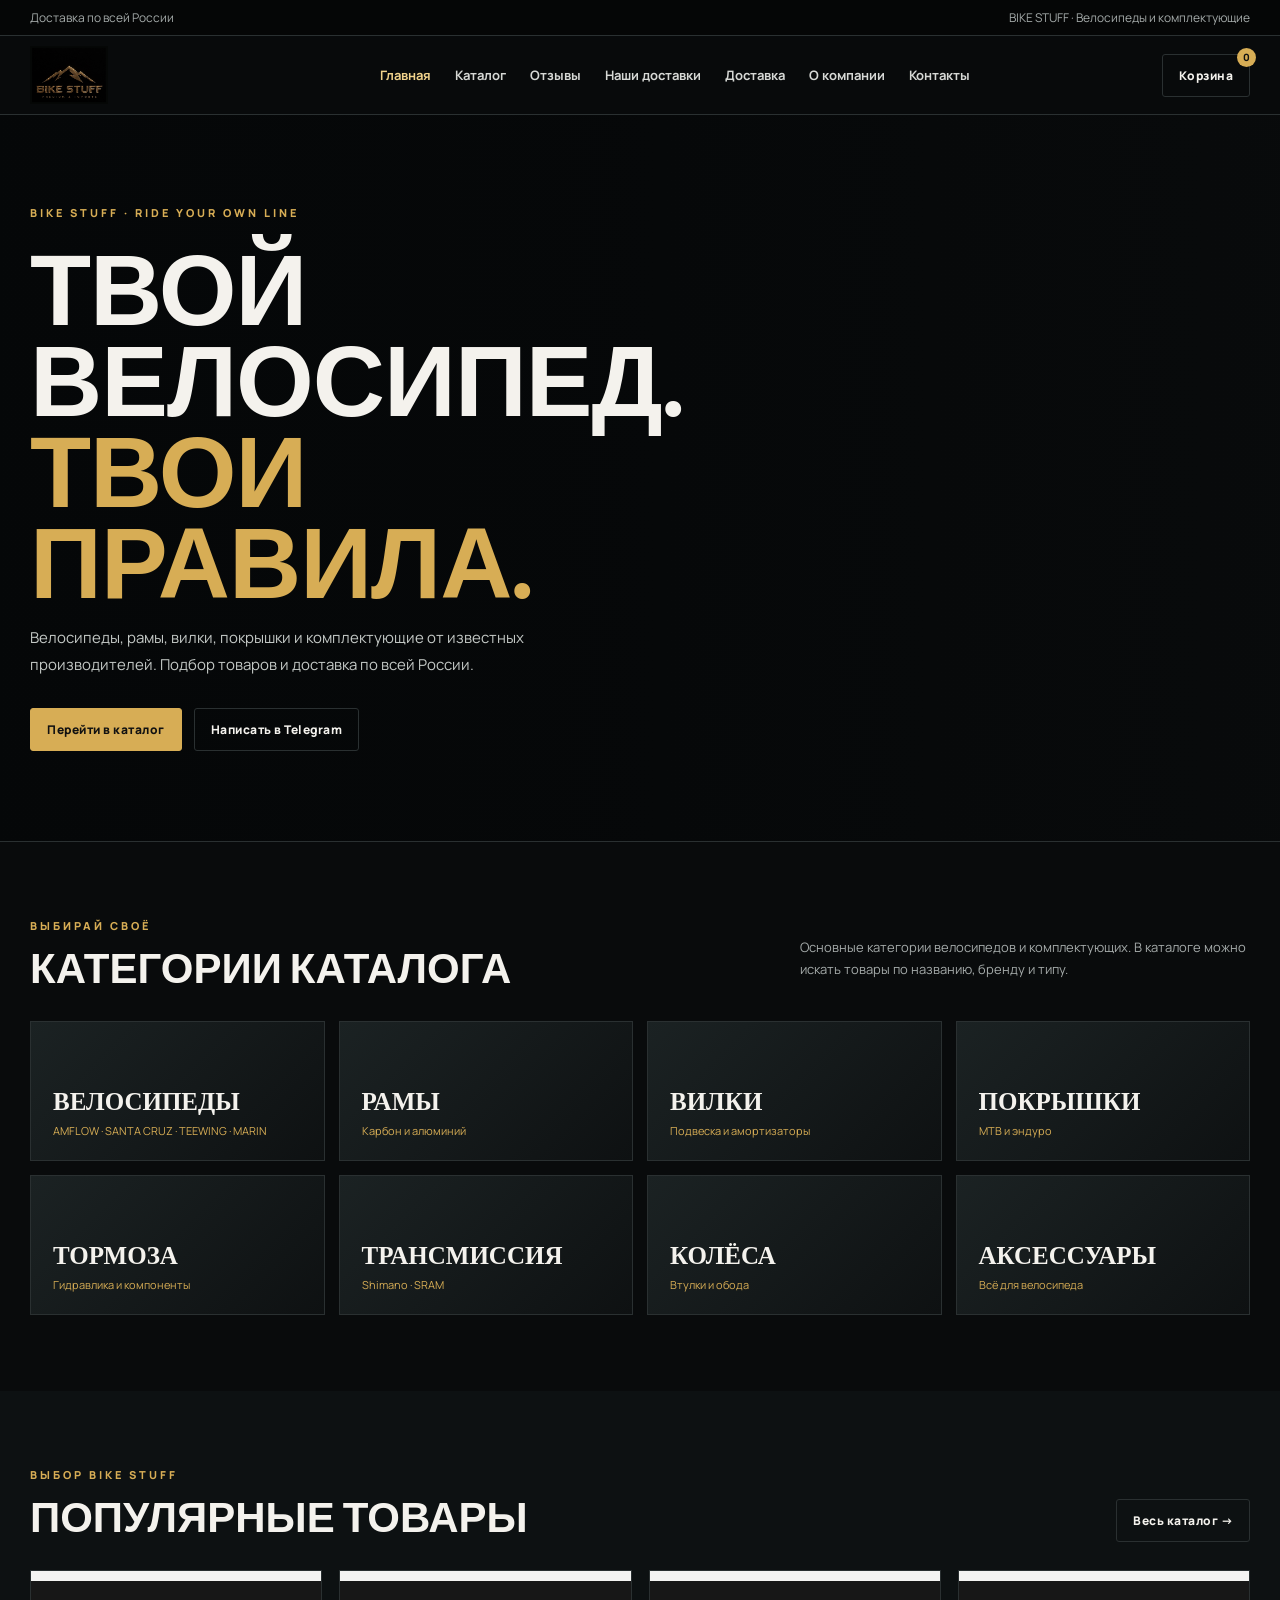
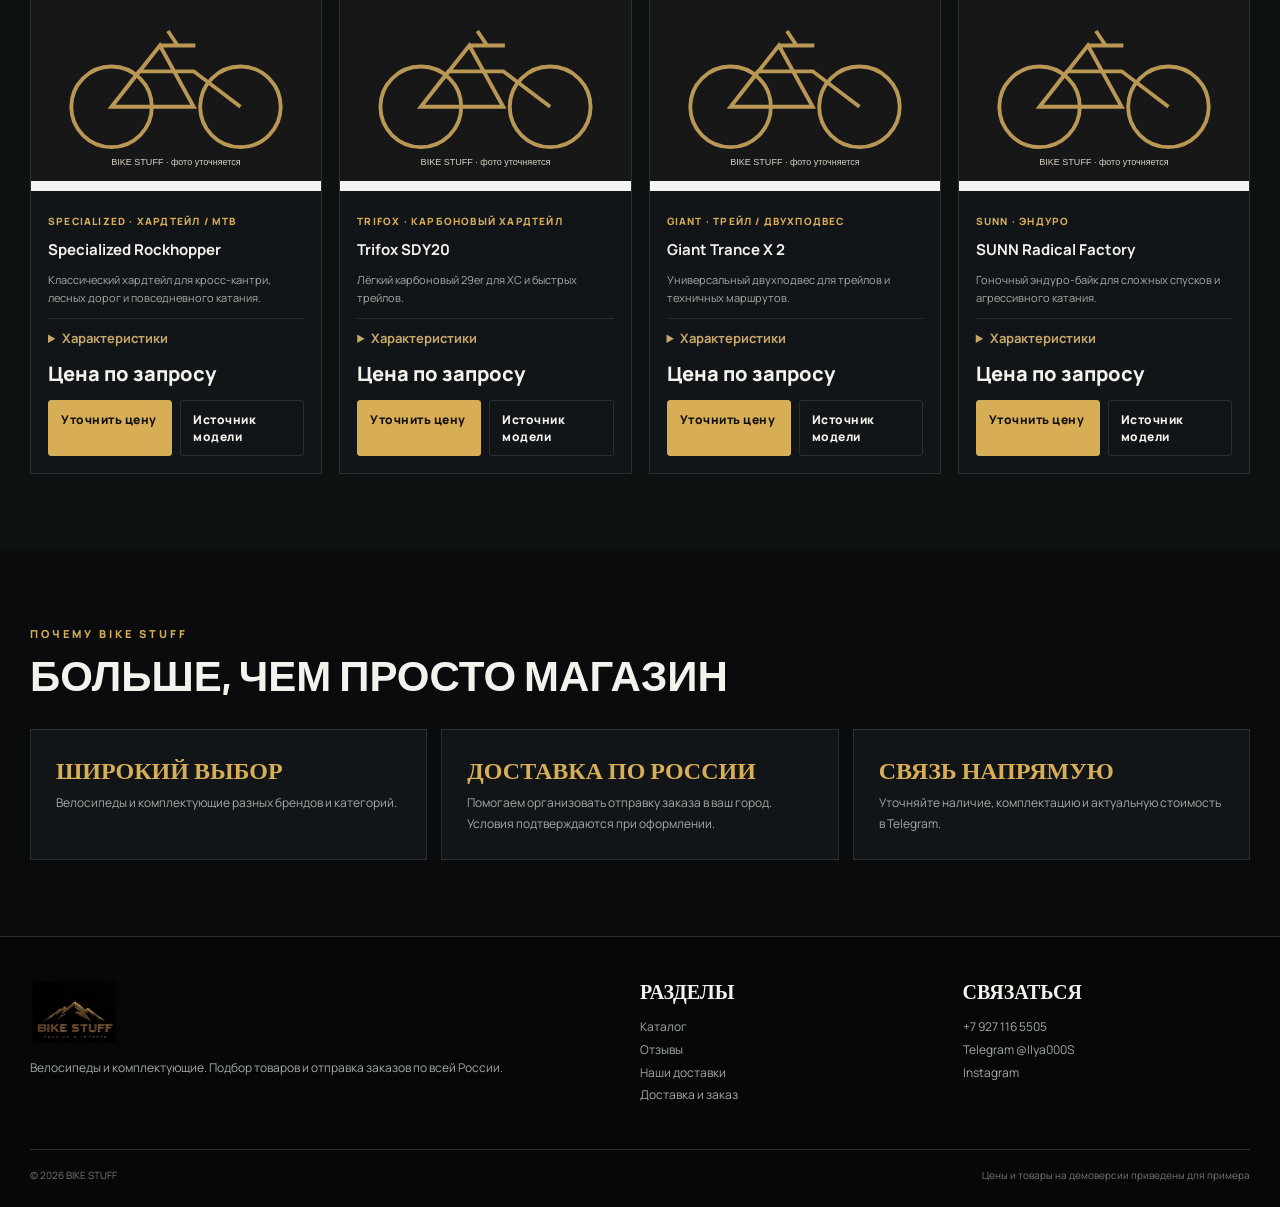
<file: index.html>
<!doctype html><html lang="ru"><head><meta charset="utf-8"><meta name="viewport" content="width=device-width, initial-scale=1"><meta name="description" content="BIKE STUFF — велосипеды и комплектующие с доставкой по России"><title>Велосипеды и комплектующие — BIKE STUFF</title><link rel="stylesheet" href="style.css"></head><body><div class="topline"><div class="wrap"><span>Доставка по всей России</span><span>BIKE STUFF · Велосипеды и комплектующие</span></div></div><header class="header"><div class="wrap nav"><a class="brand" href="index.html"><img class="brand-logo" src="assets/bike-stuff-logo.jpg" alt="BIKE STUFF — Premium & Imports"></a><button class="menu-toggle iconbtn" aria-label="Открыть меню">☰</button><nav class="navlinks"><a href="index.html">Главная</a><a href="catalog.html">Каталог</a><a href="reviews.html">Отзывы</a><a href="deliveries.html">Наши доставки</a><a href="shipping.html">Доставка</a><a href="about.html">О компании</a><a href="contacts.html">Контакты</a></nav><div class="nav-actions"><a class="iconbtn" href="cart.html">Корзина <span class="count" data-cart-count>0</span></a></div></div></header>
<main><section class="hero home"><div class="wrap"><div class="hero-inner"><div class="eyebrow">BIKE STUFF · Ride your own line</div><h1>ТВОЙ ВЕЛОСИПЕД.<br><span>ТВОИ ПРАВИЛА.</span></h1><p>Велосипеды, рамы, вилки, покрышки и комплектующие от известных производителей. Подбор товаров и доставка по всей России.</p><div class="hero-cta"><a class="btn gold" href="catalog.html">Перейти в каталог</a><a class="btn" href="https://t.me/Ilya000S">Написать в Telegram</a></div></div></div></section>
<section class="section"><div class="wrap"><div class="section-head"><div><div class="eyebrow">Выбирай своё</div><h2>Категории каталога</h2></div><p>Основные категории велосипедов и комплектующих. В каталоге можно искать товары по названию, бренду и типу.</p></div><div class="category-grid"><a class="category" href="catalog.html"><strong>Велосипеды</strong><span>AMFLOW · SANTA CRUZ · TEEWING · MARIN</span></a><a class="category" href="catalog.html"><strong>Рамы</strong><span>Карбон и алюминий</span></a><a class="category" href="catalog.html"><strong>Вилки</strong><span>Подвеска и амортизаторы</span></a><a class="category" href="catalog.html"><strong>Покрышки</strong><span>MTB и эндуро</span></a><a class="category" href="catalog.html"><strong>Тормоза</strong><span>Гидравлика и компоненты</span></a><a class="category" href="catalog.html"><strong>Трансмиссия</strong><span>Shimano · SRAM</span></a><a class="category" href="catalog.html"><strong>Колёса</strong><span>Втулки и обода</span></a><a class="category" href="catalog.html"><strong>Аксессуары</strong><span>Всё для велосипеда</span></a></div></div></section>
<section class="section" style="background:#0d1112"><div class="wrap"><div class="section-head"><div><div class="eyebrow">Выбор BIKE STUFF</div><h2>Популярные товары</h2></div><a class="btn" href="catalog.html">Весь каталог →</a></div><div class="grid" id="featured-grid"></div></div></section>
<section class="section"><div class="wrap"><div class="section-head"><div><div class="eyebrow">Почему BIKE STUFF</div><h2>Больше, чем просто магазин</h2></div></div><div class="benefits"><div class="benefit"><b>Широкий выбор</b><p>Велосипеды и комплектующие разных брендов и категорий.</p></div><div class="benefit"><b>Доставка по России</b><p>Помогаем организовать отправку заказа в ваш город. Условия подтверждаются при оформлении.</p></div><div class="benefit"><b>Связь напрямую</b><p>Уточняйте наличие, комплектацию и актуальную стоимость в Telegram.</p></div></div></div></section></main><footer class="footer"><div class="wrap"><div class="footer-grid"><div><a class="brand" href="index.html"><img class="brand-logo" src="assets/bike-stuff-logo.jpg" alt="BIKE STUFF — Premium & Imports"></a><p>Велосипеды и комплектующие. Подбор товаров и отправка заказов по всей России.</p></div><div><h4>Разделы</h4><p><a href="catalog.html">Каталог</a><br><a href="reviews.html">Отзывы</a><br><a href="deliveries.html">Наши доставки</a><br><a href="shipping.html">Доставка и заказ</a></p></div><div><h4>Связаться</h4><p><a href="tel:+79271165505">+7 927 116 5505</a><br><a href="https://t.me/Ilya000S">Telegram @Ilya000S</a><br><a href="https://www.instagram.com/bike_stuff.ru?rpxt=MXdyenFxdGc1dGFxMw==">Instagram</a></p></div></div><div class="footer-bottom"><span>© 2026 BIKE STUFF</span><span>Цены и товары на демоверсии приведены для примера</span></div></div></footer><script src="script.js"></script></body></html>
</file>
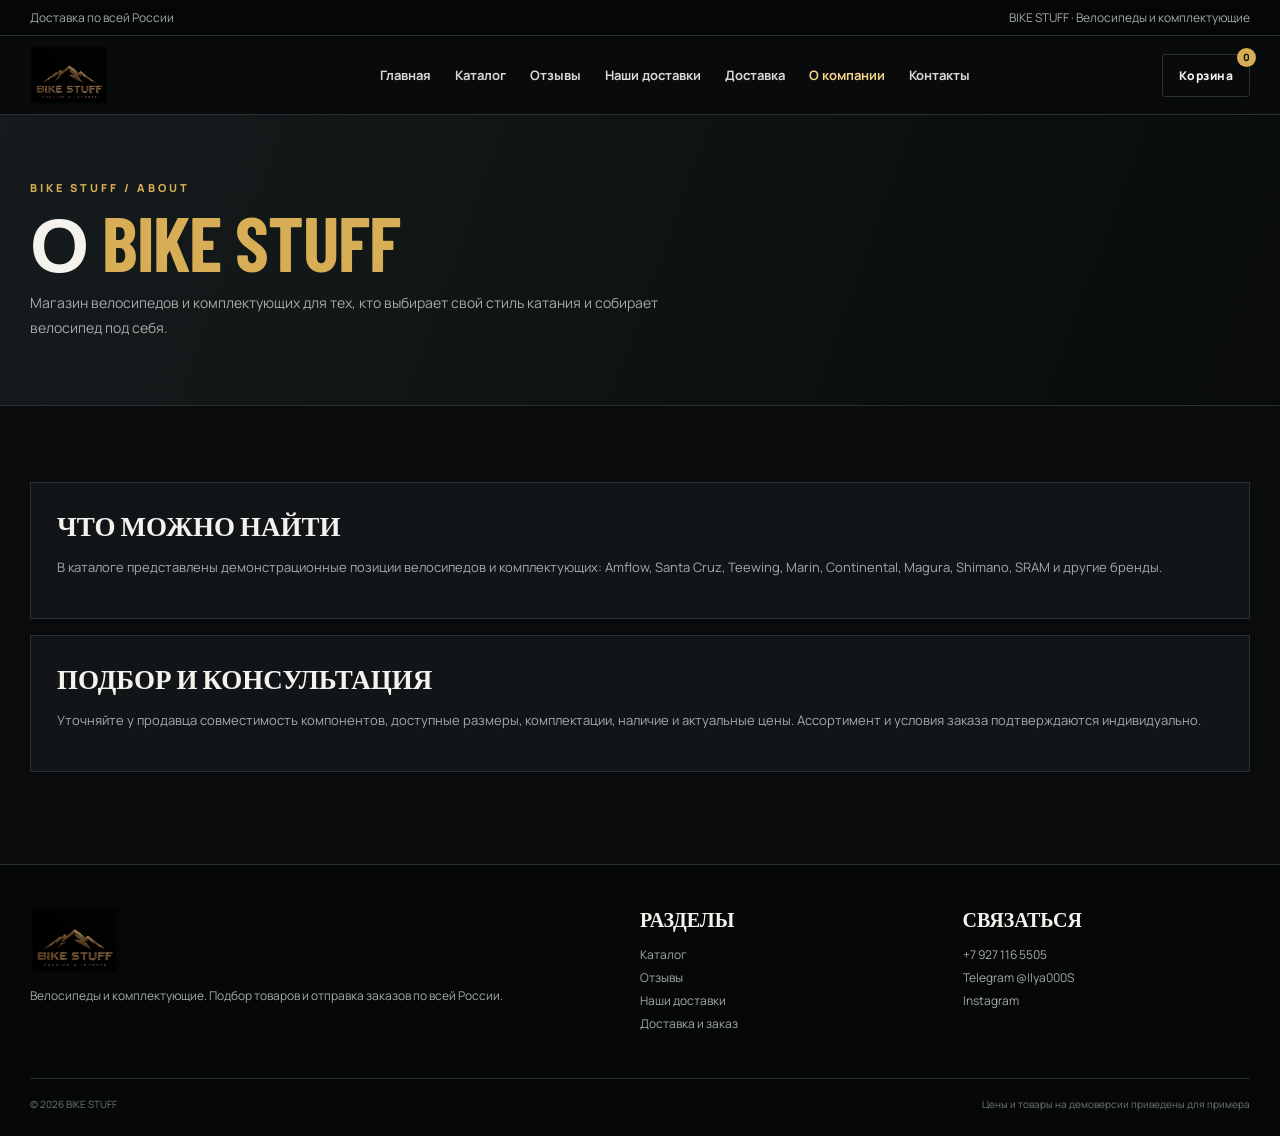
<file: about.html>
<!doctype html><html lang="ru"><head><meta charset="utf-8"><meta name="viewport" content="width=device-width, initial-scale=1"><meta name="description" content="BIKE STUFF — велосипеды и комплектующие с доставкой по России"><title>О компании — BIKE STUFF</title><link rel="stylesheet" href="style.css"></head><body><div class="topline"><div class="wrap"><span>Доставка по всей России</span><span>BIKE STUFF · Велосипеды и комплектующие</span></div></div><header class="header"><div class="wrap nav"><a class="brand" href="index.html"><img class="brand-logo" src="assets/bike-stuff-logo.jpg" alt="BIKE STUFF — Premium & Imports"></a><button class="menu-toggle iconbtn" aria-label="Открыть меню">☰</button><nav class="navlinks"><a href="index.html">Главная</a><a href="catalog.html">Каталог</a><a href="reviews.html">Отзывы</a><a href="deliveries.html">Наши доставки</a><a href="shipping.html">Доставка</a><a href="about.html">О компании</a><a href="contacts.html">Контакты</a></nav><div class="nav-actions"><a class="iconbtn" href="cart.html">Корзина <span class="count" data-cart-count>0</span></a></div></div></header>
<main><section class="page-hero"><div class="wrap"><div class="eyebrow">BIKE STUFF / ABOUT</div><h1>О <span>BIKE STUFF</span></h1><p>Магазин велосипедов и комплектующих для тех, кто выбирает свой стиль катания и собирает велосипед под себя.</p></div></section><section class="section"><div class="wrap"><div class="content-card"><h3>Что можно найти</h3><p>В каталоге представлены демонстрационные позиции велосипедов и комплектующих: Amflow, Santa Cruz, Teewing, Marin, Continental, Magura, Shimano, SRAM и другие бренды.</p></div><div class="content-card"><h3>Подбор и консультация</h3><p>Уточняйте у продавца совместимость компонентов, доступные размеры, комплектации, наличие и актуальные цены. Ассортимент и условия заказа подтверждаются индивидуально.</p></div></div></section></main><footer class="footer"><div class="wrap"><div class="footer-grid"><div><a class="brand" href="index.html"><img class="brand-logo" src="assets/bike-stuff-logo.jpg" alt="BIKE STUFF — Premium & Imports"></a><p>Велосипеды и комплектующие. Подбор товаров и отправка заказов по всей России.</p></div><div><h4>Разделы</h4><p><a href="catalog.html">Каталог</a><br><a href="reviews.html">Отзывы</a><br><a href="deliveries.html">Наши доставки</a><br><a href="shipping.html">Доставка и заказ</a></p></div><div><h4>Связаться</h4><p><a href="tel:+79271165505">+7 927 116 5505</a><br><a href="https://t.me/Ilya000S">Telegram @Ilya000S</a><br><a href="https://www.instagram.com/bike_stuff.ru?rpxt=MXdyenFxdGc1dGFxMw==">Instagram</a></p></div></div><div class="footer-bottom"><span>© 2026 BIKE STUFF</span><span>Цены и товары на демоверсии приведены для примера</span></div></div></footer><script src="script.js"></script></body></html>
</file>
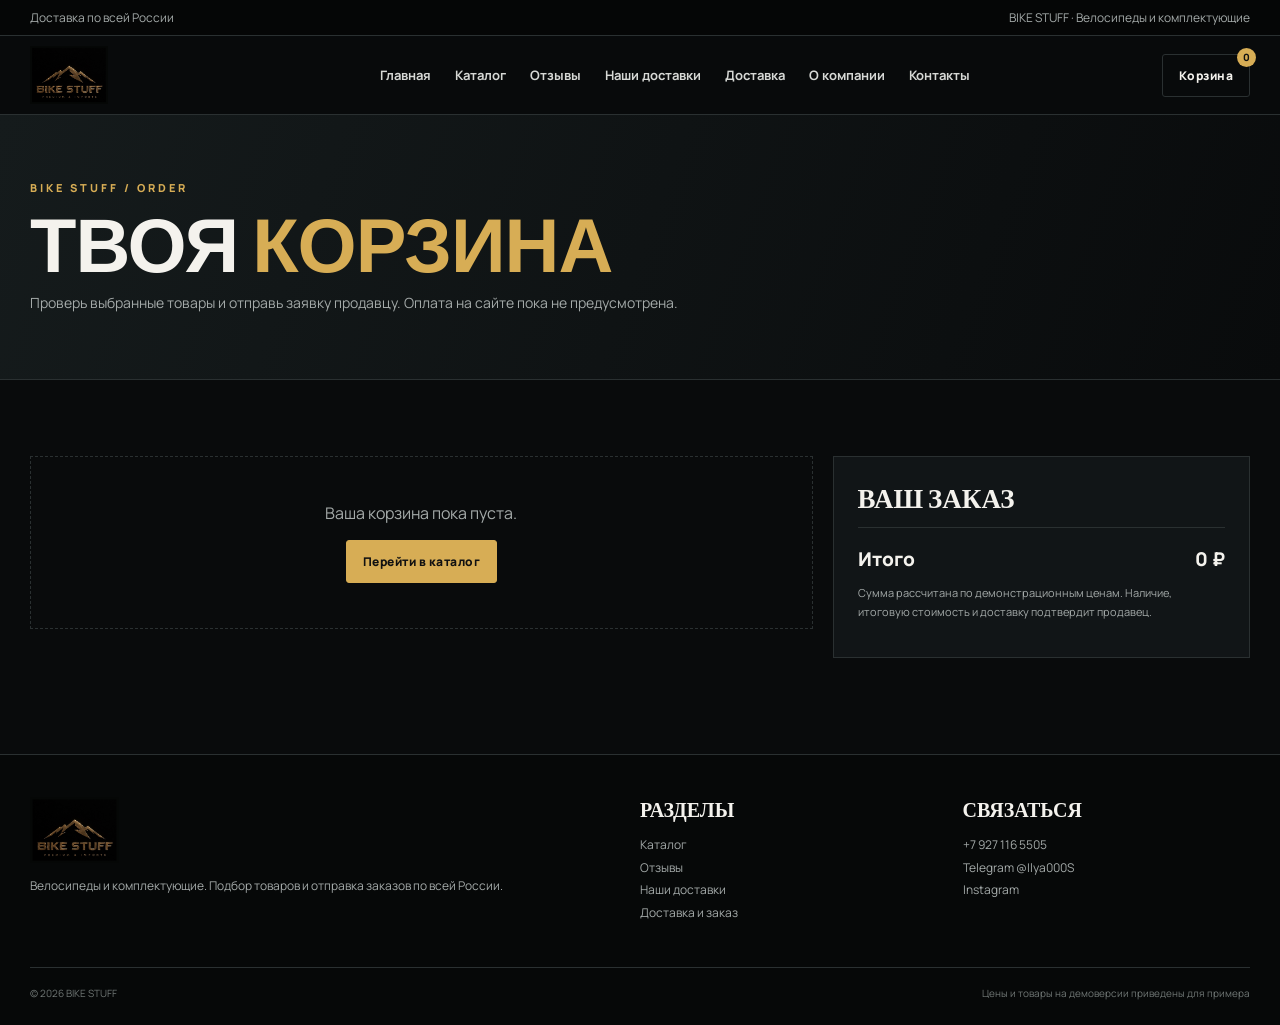
<file: cart.html>
<!doctype html><html lang="ru"><head><meta charset="utf-8"><meta name="viewport" content="width=device-width, initial-scale=1"><meta name="description" content="BIKE STUFF — велосипеды и комплектующие с доставкой по России"><title>Корзина — BIKE STUFF</title><link rel="stylesheet" href="style.css"></head><body><div class="topline"><div class="wrap"><span>Доставка по всей России</span><span>BIKE STUFF · Велосипеды и комплектующие</span></div></div><header class="header"><div class="wrap nav"><a class="brand" href="index.html"><img class="brand-logo" src="assets/bike-stuff-logo.jpg" alt="BIKE STUFF — Premium & Imports"></a><button class="menu-toggle iconbtn" aria-label="Открыть меню">☰</button><nav class="navlinks"><a href="index.html">Главная</a><a href="catalog.html">Каталог</a><a href="reviews.html">Отзывы</a><a href="deliveries.html">Наши доставки</a><a href="shipping.html">Доставка</a><a href="about.html">О компании</a><a href="contacts.html">Контакты</a></nav><div class="nav-actions"><a class="iconbtn" href="cart.html">Корзина <span class="count" data-cart-count>0</span></a></div></div></header>
<main><section class="page-hero"><div class="wrap"><div class="eyebrow">BIKE STUFF / ORDER</div><h1>Твоя <span>корзина</span></h1><p>Проверь выбранные товары и отправь заявку продавцу. Оплата на сайте пока не предусмотрена.</p></div></section><section class="section"><div class="wrap cart-layout"><div id="cart-items"></div><aside class="summary"><h3 style="font-family:'Barlow Condensed';font-size:27px;text-transform:uppercase;margin:0">Ваш заказ</h3><div class="summary-row total"><span>Итого</span><span id="cart-total">0 ₽</span></div><p class="muted" style="font-size:11px;line-height:1.7">Сумма рассчитана по демонстрационным ценам. Наличие, итоговую стоимость и доставку подтвердит продавец.</p></aside></div><div class="wrap" style="margin-top:20px"><form id="checkout-form" class="content-card" hidden><h3>Оформление заявки</h3><div class="contact-grid"><div class="field"><label>Ваше имя *</label><input name="name" required placeholder="Как к вам обращаться"></div><div class="field"><label>Телефон *</label><input name="phone" required type="tel" placeholder="+7 ___ ___-__-__"></div><div class="field"><label>Город доставки *</label><input name="city" required placeholder="Город"></div><div class="field"><label>Комментарий</label><input name="comment" placeholder="Размер, цвет, пожелания"></div></div><button class="btn gold" type="submit">Отправить заявку в Telegram</button><p class="muted" style="font-size:11px">После нажатия откроется Telegram с подготовленным сообщением. Заказ считается отправленным только после того, как вы нажмёте «Отправить» в Telegram.</p></form></div></section></main><footer class="footer"><div class="wrap"><div class="footer-grid"><div><a class="brand" href="index.html"><img class="brand-logo" src="assets/bike-stuff-logo.jpg" alt="BIKE STUFF — Premium & Imports"></a><p>Велосипеды и комплектующие. Подбор товаров и отправка заказов по всей России.</p></div><div><h4>Разделы</h4><p><a href="catalog.html">Каталог</a><br><a href="reviews.html">Отзывы</a><br><a href="deliveries.html">Наши доставки</a><br><a href="shipping.html">Доставка и заказ</a></p></div><div><h4>Связаться</h4><p><a href="tel:+79271165505">+7 927 116 5505</a><br><a href="https://t.me/Ilya000S">Telegram @Ilya000S</a><br><a href="https://www.instagram.com/bike_stuff.ru?rpxt=MXdyenFxdGc1dGFxMw==">Instagram</a></p></div></div><div class="footer-bottom"><span>© 2026 BIKE STUFF</span><span>Цены и товары на демоверсии приведены для примера</span></div></div></footer><script src="script.js"></script></body></html>
</file>
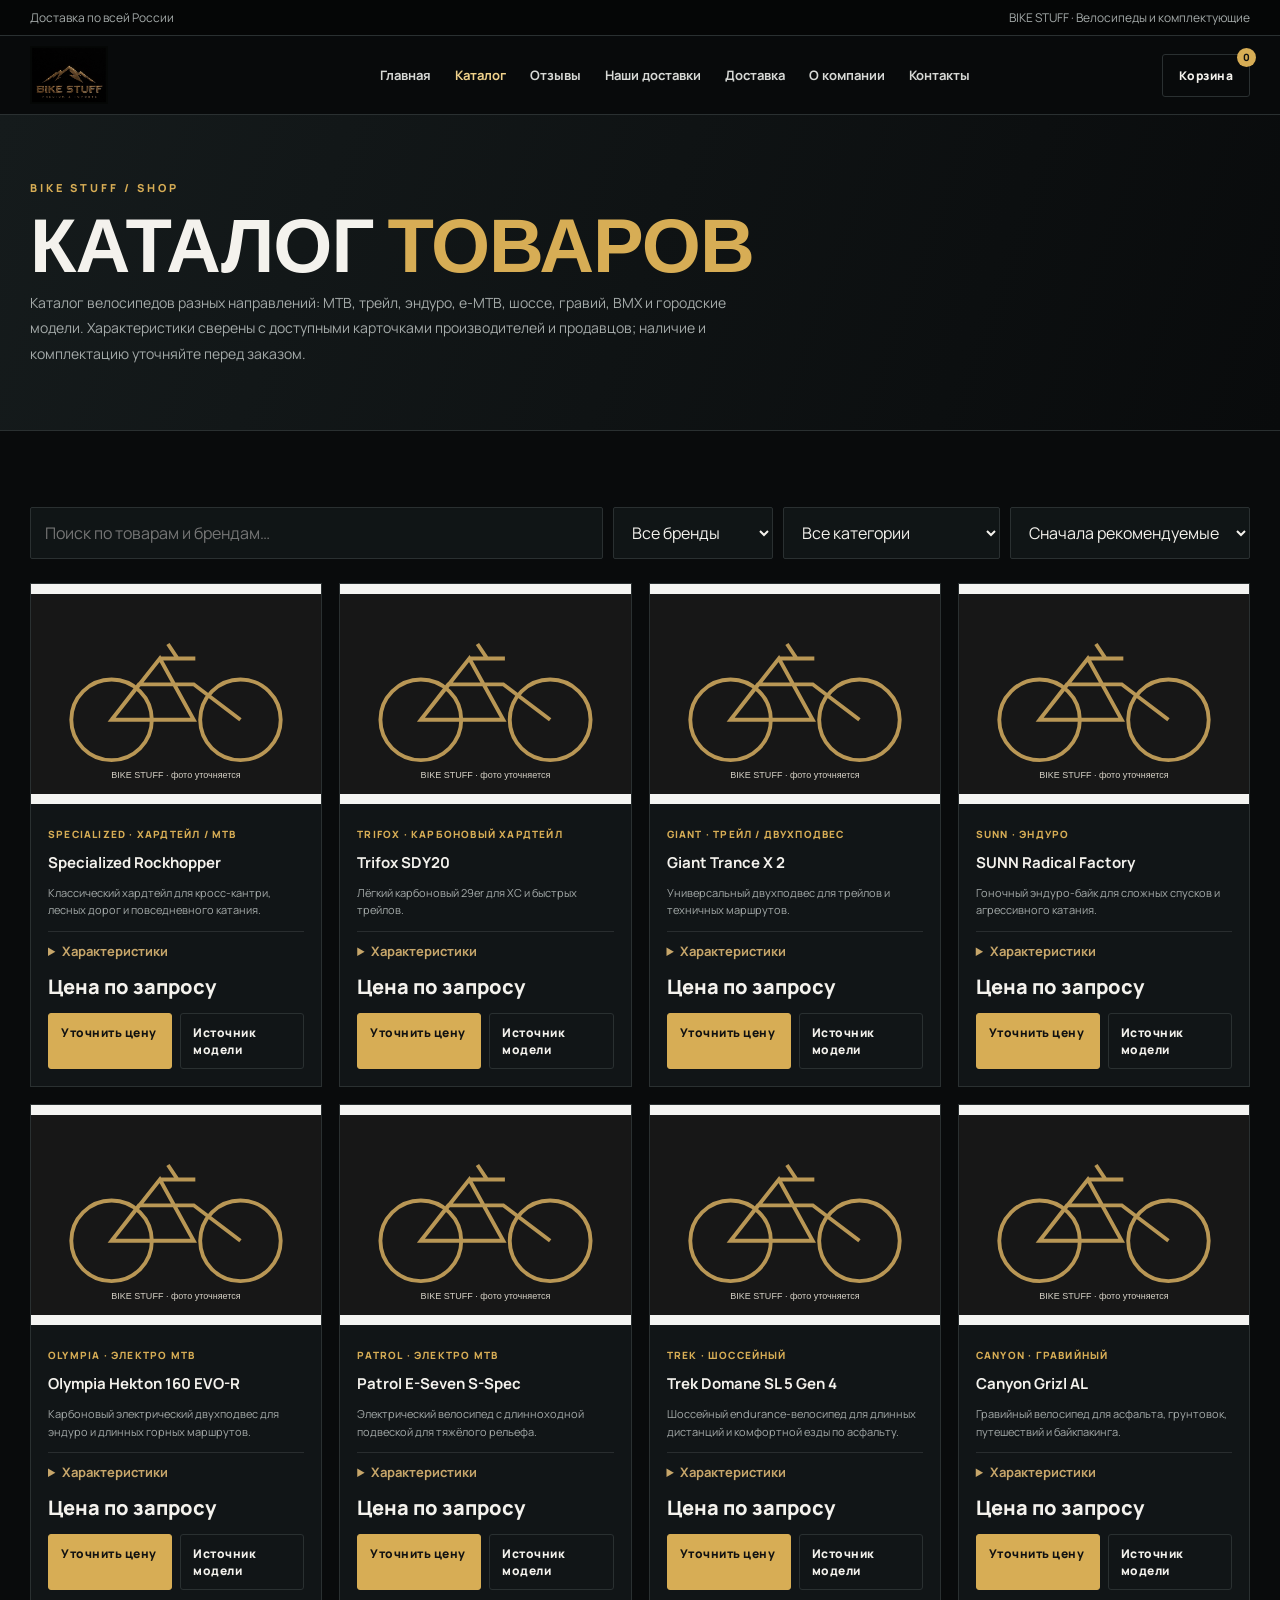
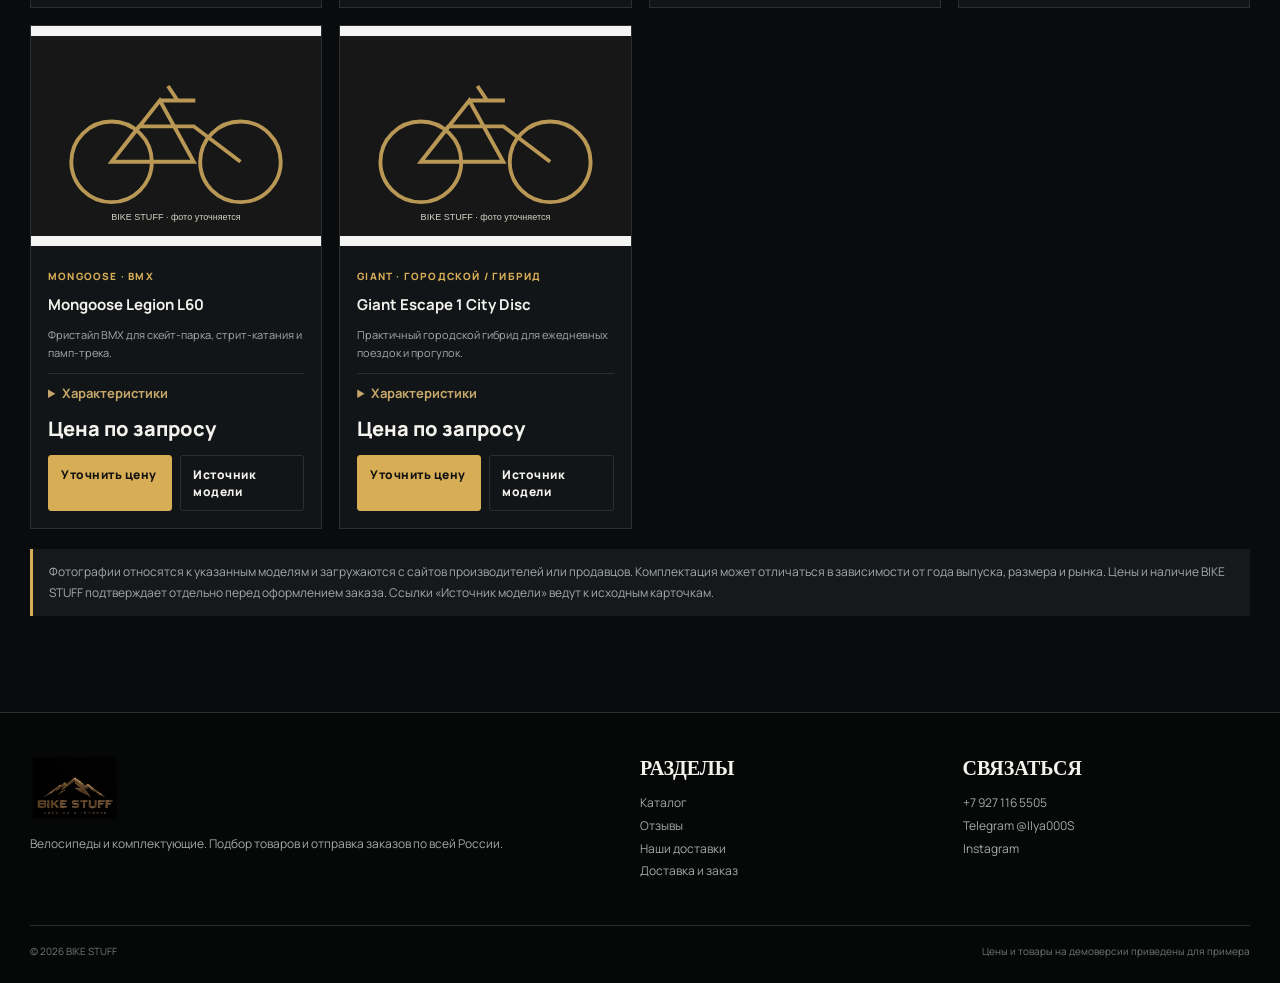
<file: catalog.html>
<!doctype html><html lang="ru"><head><meta charset="utf-8"><meta name="viewport" content="width=device-width, initial-scale=1"><meta name="description" content="BIKE STUFF — велосипеды и комплектующие с доставкой по России"><title>Каталог — BIKE STUFF</title><link rel="stylesheet" href="style.css"></head><body><div class="topline"><div class="wrap"><span>Доставка по всей России</span><span>BIKE STUFF · Велосипеды и комплектующие</span></div></div><header class="header"><div class="wrap nav"><a class="brand" href="index.html"><img class="brand-logo" src="assets/bike-stuff-logo.jpg" alt="BIKE STUFF — Premium & Imports"></a><button class="menu-toggle iconbtn" aria-label="Открыть меню">☰</button><nav class="navlinks"><a href="index.html">Главная</a><a href="catalog.html">Каталог</a><a href="reviews.html">Отзывы</a><a href="deliveries.html">Наши доставки</a><a href="shipping.html">Доставка</a><a href="about.html">О компании</a><a href="contacts.html">Контакты</a></nav><div class="nav-actions"><a class="iconbtn" href="cart.html">Корзина <span class="count" data-cart-count>0</span></a></div></div></header>
<main><section class="page-hero"><div class="wrap"><div class="eyebrow">BIKE STUFF / SHOP</div><h1>Каталог <span>товаров</span></h1><p>Каталог велосипедов разных направлений: MTB, трейл, эндуро, e-MTB, шоссе, гравий, BMX и городские модели. Характеристики сверены с доступными карточками производителей и продавцов; наличие и комплектацию уточняйте перед заказом.</p></div></section><section class="section"><div class="wrap"><div class="filters"><input id="search" placeholder="Поиск по товарам и брендам…"><select id="brand-filter"><option value="">Все бренды</option></select><select id="cat-filter"><option value="">Все категории</option><option>Хардтейл / MTB</option><option>Карбоновый хардтейл</option><option>Трейл / двухподвес</option><option>Эндуро</option><option>Электро MTB</option><option>Шоссейный</option><option>Гравийный</option><option>BMX</option><option>Городской / гибрид</option></select><select id="sort-filter"><option value="">Сначала рекомендуемые</option><option value="asc">Сначала дешевле</option><option value="desc">Сначала дороже</option></select></div><div class="grid" id="catalog-grid"></div><div class="empty" id="catalog-empty" hidden>По вашему запросу ничего не найдено.</div><div class="note">Фотографии относятся к указанным моделям и загружаются с сайтов производителей или продавцов. Комплектация может отличаться в зависимости от года выпуска, размера и рынка. Цены и наличие BIKE STUFF подтверждает отдельно перед оформлением заказа. Ссылки «Источник модели» ведут к исходным карточкам.</div></div></section></main><footer class="footer"><div class="wrap"><div class="footer-grid"><div><a class="brand" href="index.html"><img class="brand-logo" src="assets/bike-stuff-logo.jpg" alt="BIKE STUFF — Premium & Imports"></a><p>Велосипеды и комплектующие. Подбор товаров и отправка заказов по всей России.</p></div><div><h4>Разделы</h4><p><a href="catalog.html">Каталог</a><br><a href="reviews.html">Отзывы</a><br><a href="deliveries.html">Наши доставки</a><br><a href="shipping.html">Доставка и заказ</a></p></div><div><h4>Связаться</h4><p><a href="tel:+79271165505">+7 927 116 5505</a><br><a href="https://t.me/Ilya000S">Telegram @Ilya000S</a><br><a href="https://www.instagram.com/bike_stuff.ru?rpxt=MXdyenFxdGc1dGFxMw==">Instagram</a></p></div></div><div class="footer-bottom"><span>© 2026 BIKE STUFF</span><span>Цены и товары на демоверсии приведены для примера</span></div></div></footer><script src="script.js"></script></body></html>
</file>
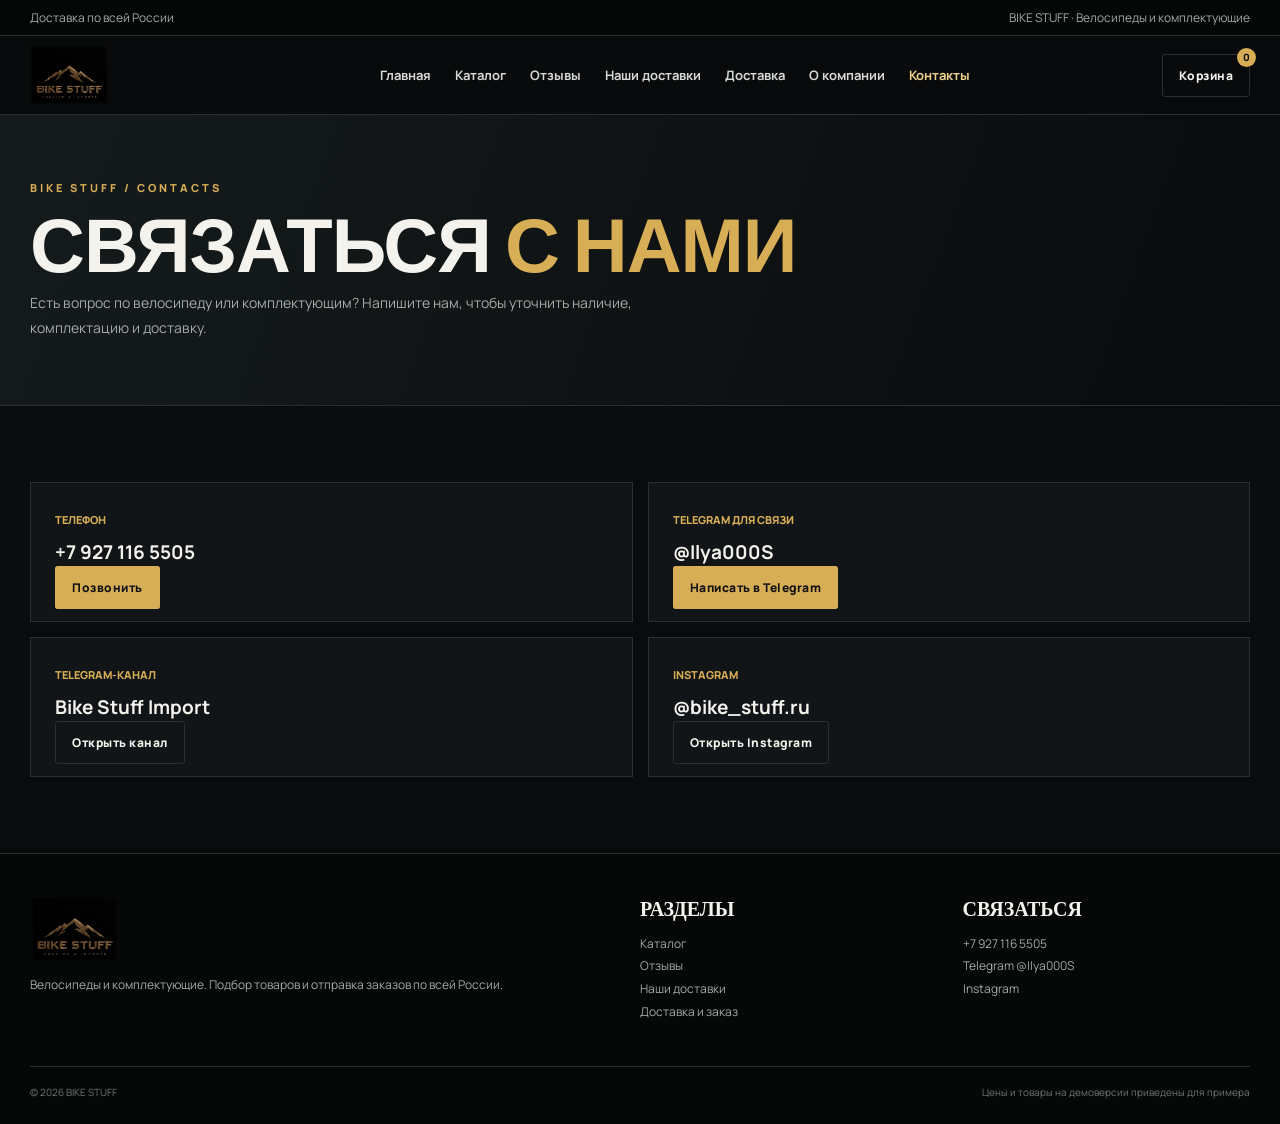
<file: contacts.html>
<!doctype html><html lang="ru"><head><meta charset="utf-8"><meta name="viewport" content="width=device-width, initial-scale=1"><meta name="description" content="BIKE STUFF — велосипеды и комплектующие с доставкой по России"><title>Контакты — BIKE STUFF</title><link rel="stylesheet" href="style.css"></head><body><div class="topline"><div class="wrap"><span>Доставка по всей России</span><span>BIKE STUFF · Велосипеды и комплектующие</span></div></div><header class="header"><div class="wrap nav"><a class="brand" href="index.html"><img class="brand-logo" src="assets/bike-stuff-logo.jpg" alt="BIKE STUFF — Premium & Imports"></a><button class="menu-toggle iconbtn" aria-label="Открыть меню">☰</button><nav class="navlinks"><a href="index.html">Главная</a><a href="catalog.html">Каталог</a><a href="reviews.html">Отзывы</a><a href="deliveries.html">Наши доставки</a><a href="shipping.html">Доставка</a><a href="about.html">О компании</a><a href="contacts.html">Контакты</a></nav><div class="nav-actions"><a class="iconbtn" href="cart.html">Корзина <span class="count" data-cart-count>0</span></a></div></div></header>
<main><section class="page-hero"><div class="wrap"><div class="eyebrow">BIKE STUFF / CONTACTS</div><h1>Связаться <span>с нами</span></h1><p>Есть вопрос по велосипеду или комплектующим? Напишите нам, чтобы уточнить наличие, комплектацию и доставку.</p></div></section><section class="section"><div class="wrap"><div class="contact-grid"><div class="contact-box"><span>Телефон</span><strong>+7 927 116 5505</strong><a class="btn gold" href="tel:+79271165505">Позвонить</a></div><div class="contact-box"><span>Telegram для связи</span><strong>@Ilya000S</strong><a class="btn gold" href="https://t.me/Ilya000S" target="_blank" rel="noopener">Написать в Telegram</a></div><div class="contact-box"><span>Telegram-канал</span><strong>Bike Stuff Import</strong><a class="btn" href="https://t.me/Bike_Stuff_Impotr" target="_blank" rel="noopener">Открыть канал</a></div><div class="contact-box"><span>Instagram</span><strong>@bike_stuff.ru</strong><a class="btn" href="https://www.instagram.com/bike_stuff.ru?rpxt=MXdyenFxdGc1dGFxMw==" target="_blank" rel="noopener">Открыть Instagram</a></div></div></div></section></main><footer class="footer"><div class="wrap"><div class="footer-grid"><div><a class="brand" href="index.html"><img class="brand-logo" src="assets/bike-stuff-logo.jpg" alt="BIKE STUFF — Premium & Imports"></a><p>Велосипеды и комплектующие. Подбор товаров и отправка заказов по всей России.</p></div><div><h4>Разделы</h4><p><a href="catalog.html">Каталог</a><br><a href="reviews.html">Отзывы</a><br><a href="deliveries.html">Наши доставки</a><br><a href="shipping.html">Доставка и заказ</a></p></div><div><h4>Связаться</h4><p><a href="tel:+79271165505">+7 927 116 5505</a><br><a href="https://t.me/Ilya000S">Telegram @Ilya000S</a><br><a href="https://www.instagram.com/bike_stuff.ru?rpxt=MXdyenFxdGc1dGFxMw==">Instagram</a></p></div></div><div class="footer-bottom"><span>© 2026 BIKE STUFF</span><span>Цены и товары на демоверсии приведены для примера</span></div></div></footer><script src="script.js"></script></body></html>
</file>
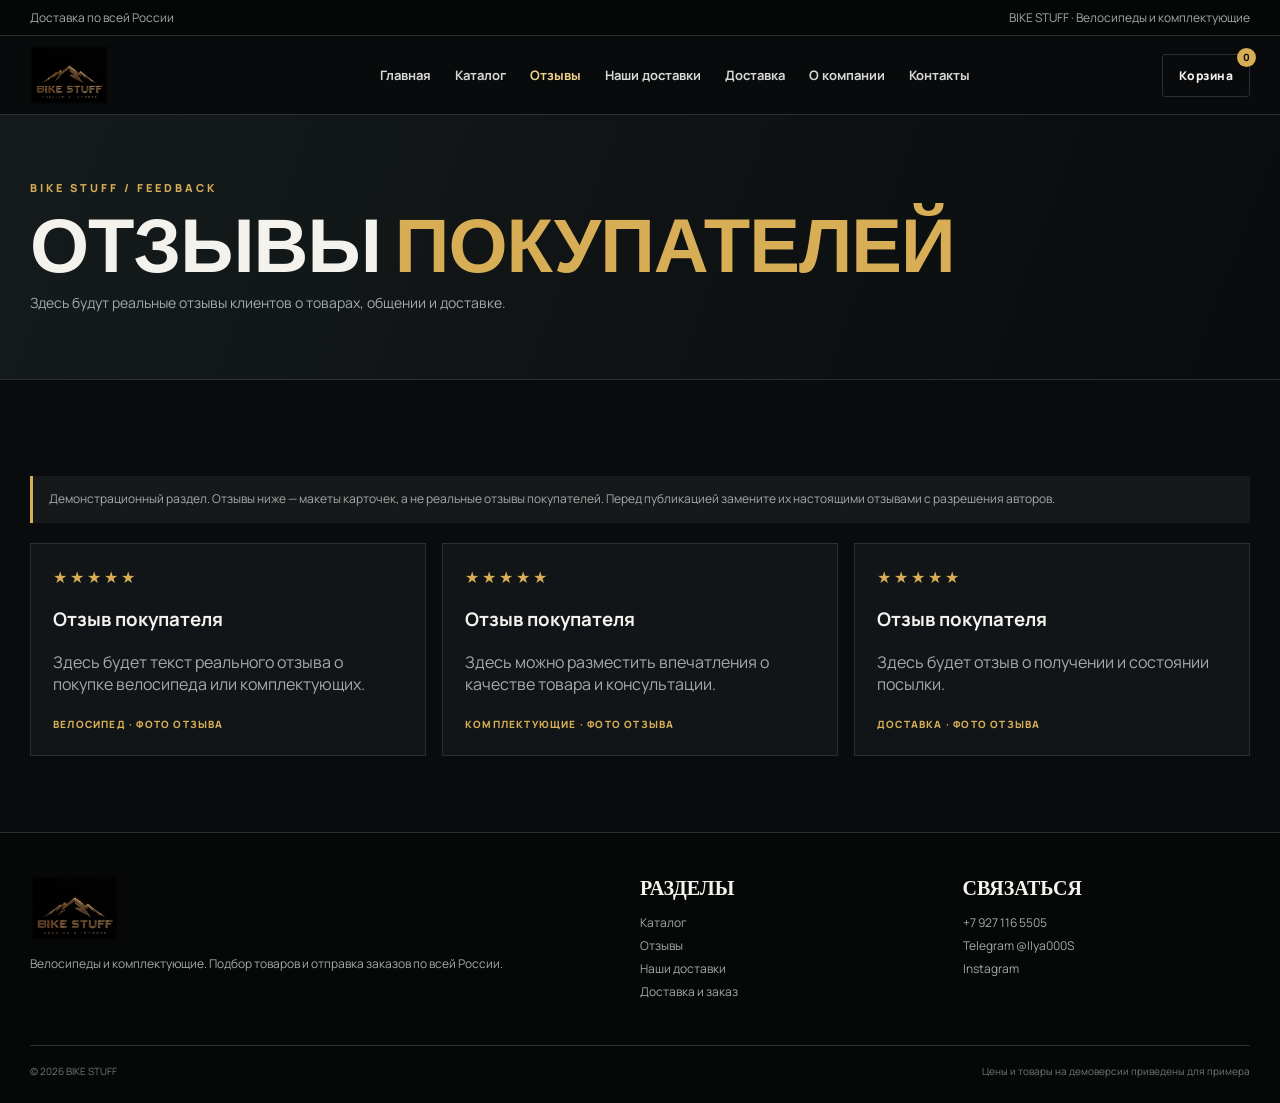
<file: reviews.html>
<!doctype html><html lang="ru"><head><meta charset="utf-8"><meta name="viewport" content="width=device-width, initial-scale=1"><meta name="description" content="BIKE STUFF — велосипеды и комплектующие с доставкой по России"><title>Отзывы — BIKE STUFF</title><link rel="stylesheet" href="style.css"></head><body><div class="topline"><div class="wrap"><span>Доставка по всей России</span><span>BIKE STUFF · Велосипеды и комплектующие</span></div></div><header class="header"><div class="wrap nav"><a class="brand" href="index.html"><img class="brand-logo" src="assets/bike-stuff-logo.jpg" alt="BIKE STUFF — Premium & Imports"></a><button class="menu-toggle iconbtn" aria-label="Открыть меню">☰</button><nav class="navlinks"><a href="index.html">Главная</a><a href="catalog.html">Каталог</a><a href="reviews.html">Отзывы</a><a href="deliveries.html">Наши доставки</a><a href="shipping.html">Доставка</a><a href="about.html">О компании</a><a href="contacts.html">Контакты</a></nav><div class="nav-actions"><a class="iconbtn" href="cart.html">Корзина <span class="count" data-cart-count>0</span></a></div></div></header>
<main><section class="page-hero"><div class="wrap"><div class="eyebrow">BIKE STUFF / FEEDBACK</div><h1>Отзывы <span>покупателей</span></h1><p>Здесь будут реальные отзывы клиентов о товарах, общении и доставке.</p></div></section><section class="section"><div class="wrap"><div class="note">Демонстрационный раздел. Отзывы ниже — макеты карточек, а не реальные отзывы покупателей. Перед публикацией замените их настоящими отзывами с разрешения авторов.</div><div class="review-grid"><article class="review"><div class="stars">★★★★★</div><h3>Отзыв покупателя</h3><p class="muted">Здесь будет текст реального отзыва о покупке велосипеда или комплектующих.</p><span class="tag">Велосипед · Фото отзыва</span></article><article class="review"><div class="stars">★★★★★</div><h3>Отзыв покупателя</h3><p class="muted">Здесь можно разместить впечатления о качестве товара и консультации.</p><span class="tag">Комплектующие · Фото отзыва</span></article><article class="review"><div class="stars">★★★★★</div><h3>Отзыв покупателя</h3><p class="muted">Здесь будет отзыв о получении и состоянии посылки.</p><span class="tag">Доставка · Фото отзыва</span></article></div></div></section></main><footer class="footer"><div class="wrap"><div class="footer-grid"><div><a class="brand" href="index.html"><img class="brand-logo" src="assets/bike-stuff-logo.jpg" alt="BIKE STUFF — Premium & Imports"></a><p>Велосипеды и комплектующие. Подбор товаров и отправка заказов по всей России.</p></div><div><h4>Разделы</h4><p><a href="catalog.html">Каталог</a><br><a href="reviews.html">Отзывы</a><br><a href="deliveries.html">Наши доставки</a><br><a href="shipping.html">Доставка и заказ</a></p></div><div><h4>Связаться</h4><p><a href="tel:+79271165505">+7 927 116 5505</a><br><a href="https://t.me/Ilya000S">Telegram @Ilya000S</a><br><a href="https://www.instagram.com/bike_stuff.ru?rpxt=MXdyenFxdGc1dGFxMw==">Instagram</a></p></div></div><div class="footer-bottom"><span>© 2026 BIKE STUFF</span><span>Цены и товары на демоверсии приведены для примера</span></div></div></footer><script src="script.js"></script></body></html>
</file>
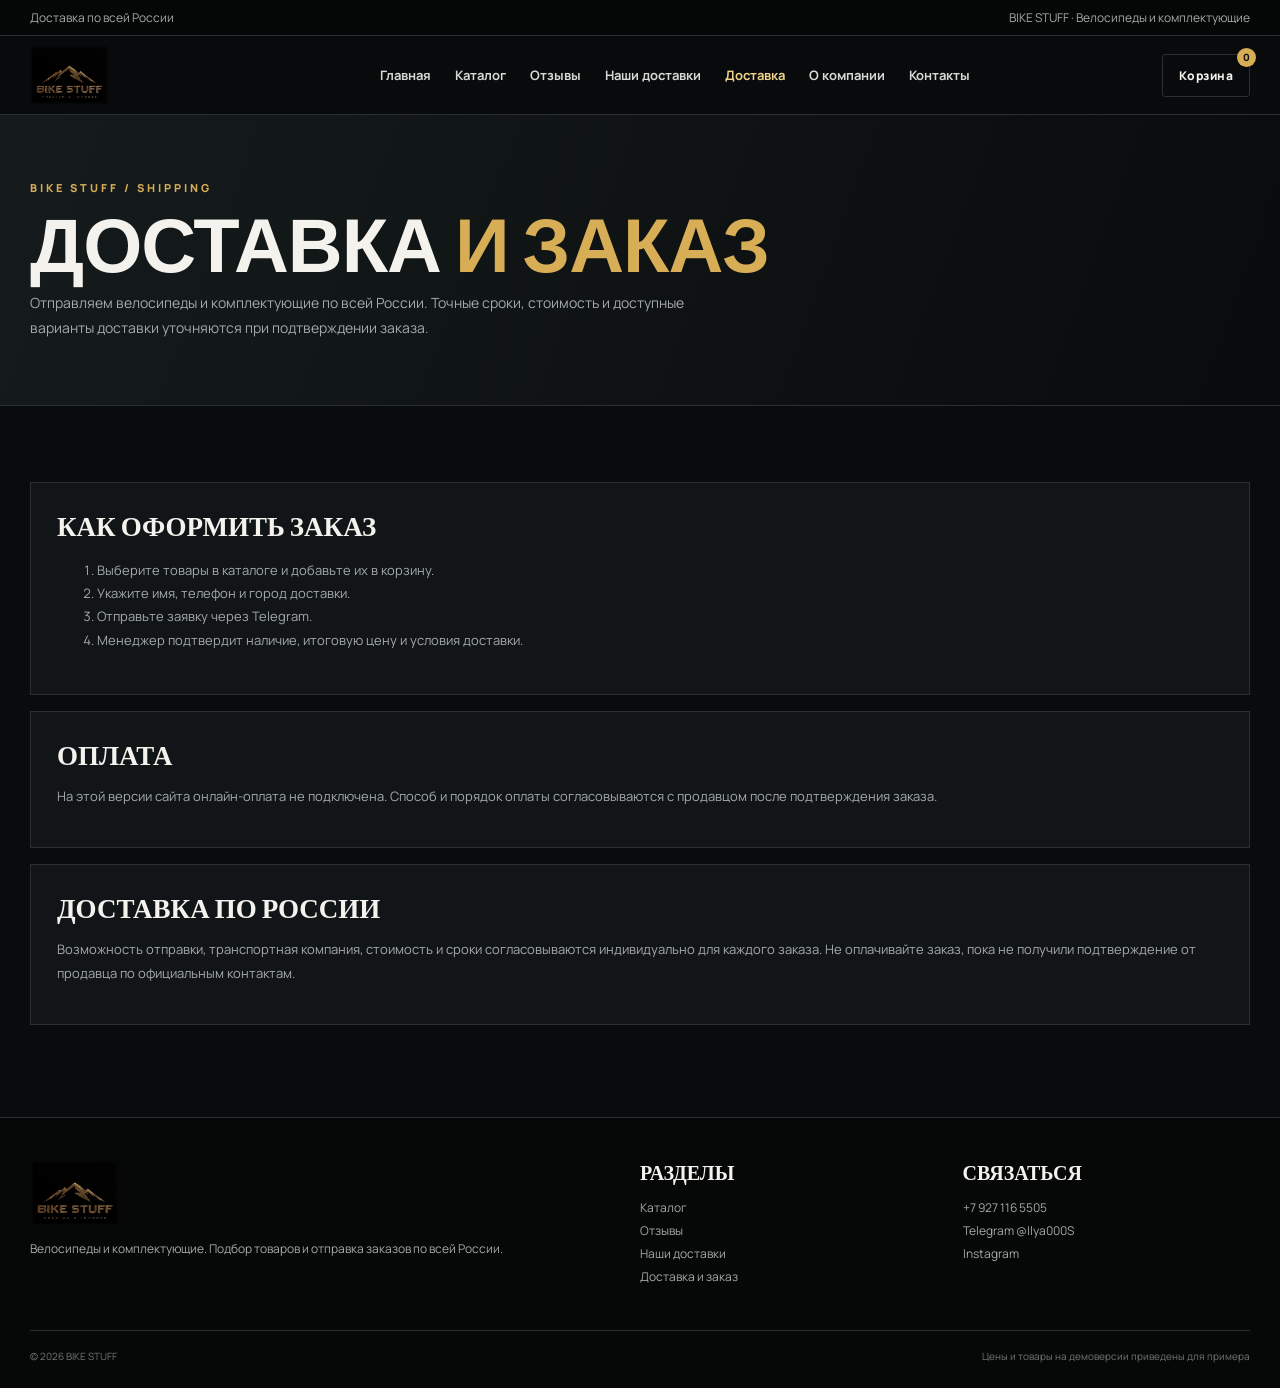
<file: shipping.html>
<!doctype html><html lang="ru"><head><meta charset="utf-8"><meta name="viewport" content="width=device-width, initial-scale=1"><meta name="description" content="BIKE STUFF — велосипеды и комплектующие с доставкой по России"><title>Доставка и заказ — BIKE STUFF</title><link rel="stylesheet" href="style.css"></head><body><div class="topline"><div class="wrap"><span>Доставка по всей России</span><span>BIKE STUFF · Велосипеды и комплектующие</span></div></div><header class="header"><div class="wrap nav"><a class="brand" href="index.html"><img class="brand-logo" src="assets/bike-stuff-logo.jpg" alt="BIKE STUFF — Premium & Imports"></a><button class="menu-toggle iconbtn" aria-label="Открыть меню">☰</button><nav class="navlinks"><a href="index.html">Главная</a><a href="catalog.html">Каталог</a><a href="reviews.html">Отзывы</a><a href="deliveries.html">Наши доставки</a><a href="shipping.html">Доставка</a><a href="about.html">О компании</a><a href="contacts.html">Контакты</a></nav><div class="nav-actions"><a class="iconbtn" href="cart.html">Корзина <span class="count" data-cart-count>0</span></a></div></div></header>
<main><section class="page-hero"><div class="wrap"><div class="eyebrow">BIKE STUFF / SHIPPING</div><h1>Доставка <span>и заказ</span></h1><p>Отправляем велосипеды и комплектующие по всей России. Точные сроки, стоимость и доступные варианты доставки уточняются при подтверждении заказа.</p></div></section><section class="section"><div class="wrap"><div class="content-card"><h3>Как оформить заказ</h3><ol><li>Выберите товары в каталоге и добавьте их в корзину.</li><li>Укажите имя, телефон и город доставки.</li><li>Отправьте заявку через Telegram.</li><li>Менеджер подтвердит наличие, итоговую цену и условия доставки.</li></ol></div><div class="content-card"><h3>Оплата</h3><p>На этой версии сайта онлайн-оплата не подключена. Способ и порядок оплаты согласовываются с продавцом после подтверждения заказа.</p></div><div class="content-card"><h3>Доставка по России</h3><p>Возможность отправки, транспортная компания, стоимость и сроки согласовываются индивидуально для каждого заказа. Не оплачивайте заказ, пока не получили подтверждение от продавца по официальным контактам.</p></div></div></section></main><footer class="footer"><div class="wrap"><div class="footer-grid"><div><a class="brand" href="index.html"><img class="brand-logo" src="assets/bike-stuff-logo.jpg" alt="BIKE STUFF — Premium & Imports"></a><p>Велосипеды и комплектующие. Подбор товаров и отправка заказов по всей России.</p></div><div><h4>Разделы</h4><p><a href="catalog.html">Каталог</a><br><a href="reviews.html">Отзывы</a><br><a href="deliveries.html">Наши доставки</a><br><a href="shipping.html">Доставка и заказ</a></p></div><div><h4>Связаться</h4><p><a href="tel:+79271165505">+7 927 116 5505</a><br><a href="https://t.me/Ilya000S">Telegram @Ilya000S</a><br><a href="https://www.instagram.com/bike_stuff.ru?rpxt=MXdyenFxdGc1dGFxMw==">Instagram</a></p></div></div><div class="footer-bottom"><span>© 2026 BIKE STUFF</span><span>Цены и товары на демоверсии приведены для примера</span></div></div></footer><script src="script.js"></script></body></html>
</file>
<file: style.css>
@import url('https://fonts.googleapis.com/css2?family=Barlow+Condensed:wght@500;600;700;800;900&family=Manrope:wght@400;500;600;700;800&display=swap');
:root{--bg:#090b0c;--panel:#111517;--panel2:#171c1e;--gold:#d7ad55;--gold2:#f0d28b;--text:#f4f2ed;--muted:#a4aaa9;--line:#2a3031;--max:1220px}
*{box-sizing:border-box}html{scroll-behavior:smooth}body{margin:0;background:var(--bg);color:var(--text);font-family:Manrope,Arial,sans-serif}a{color:inherit;text-decoration:none}button,input,select,textarea{font:inherit}.wrap{width:min(var(--max),calc(100% - 40px));margin:auto}.topline{background:#050606;border-bottom:1px solid var(--line);font-size:12px;color:var(--muted);padding:9px 0}.topline .wrap{display:flex;justify-content:space-between;gap:15px;flex-wrap:wrap}.header{position:sticky;top:0;z-index:20;background:rgba(9,11,12,.94);backdrop-filter:blur(12px);border-bottom:1px solid var(--line)}.nav{min-height:78px;display:flex;align-items:center;justify-content:space-between;gap:24px}.brand{display:flex;align-items:center;gap:11px;font-family:'Barlow Condensed',sans-serif;font-size:29px;font-weight:900;letter-spacing:1.8px}.brand-mark{width:39px;height:39px;border:1px solid var(--gold);color:var(--gold);display:grid;place-items:center;font-size:18px;transform:rotate(45deg)}.brand-mark span{transform:rotate(-45deg)}.brand em{color:var(--gold);font-style:normal}.brand-logo{display:block;width:158px;height:58px;object-fit:contain;object-position:left center}.footer .brand-logo{width:174px;height:66px}.navlinks{display:flex;align-items:center;gap:24px;color:#d6d8d5;font-size:13px;font-weight:700}.navlinks a:hover,.navlinks a.active{color:var(--gold2)}.nav-actions{display:flex;gap:10px;align-items:center}.iconbtn,.btn{border:1px solid var(--line);background:transparent;color:var(--text);padding:12px 16px;border-radius:3px;cursor:pointer;font-weight:800;font-size:12px;letter-spacing:.5px}.iconbtn{position:relative}.count{position:absolute;top:-7px;right:-7px;background:var(--gold);color:#111;border-radius:20px;min-width:19px;height:19px;display:grid;place-items:center;font-size:10px}.btn.gold{background:var(--gold);color:#111;border-color:var(--gold)}.btn.gold:hover{background:var(--gold2)}.btn:hover{border-color:var(--gold)}.menu-toggle{display:none}.hero{min-height:570px;display:grid;align-items:center;position:relative;overflow:hidden;border-bottom:1px solid var(--line);background:linear-gradient(90deg,rgba(5,7,8,.98) 0%,rgba(5,7,8,.82) 45%,rgba(5,7,8,.16) 100%),url('https://images.unsplash.com/photo-1571068316344-75bc76f77890?auto=format&fit=crop&w=1800&q=85') center/cover}.hero.home{background-image:linear-gradient(90deg,rgba(5,7,8,.98) 0%,rgba(5,7,8,.84) 44%,rgba(5,7,8,.18) 100%),url('https://images.unsplash.com/photo-1571068316344-75bc76f77890?auto=format&fit=crop&w=1800&q=85')}.hero-inner{padding:90px 0;max-width:680px}.eyebrow{color:var(--gold);font-size:11px;font-weight:900;letter-spacing:3px;text-transform:uppercase}.hero h1,.page-hero h1{font-family:'Barlow Condensed',sans-serif;text-transform:uppercase;font-size:clamp(52px,8vw,100px);line-height:.91;margin:20px 0;letter-spacing:-1px}.hero h1 span,.page-hero h1 span{color:var(--gold)}.hero p{color:#c3c8c5;line-height:1.8;max-width:520px;font-size:15px}.hero-cta{display:flex;gap:12px;flex-wrap:wrap;margin-top:30px}.section{padding:76px 0}.section-head{display:flex;justify-content:space-between;align-items:end;gap:20px;margin-bottom:28px}.section h2,.section-head h2{font-family:'Barlow Condensed',sans-serif;font-size:42px;text-transform:uppercase;margin:8px 0 0}.section-head p{color:var(--muted);font-size:13px;max-width:450px;line-height:1.7}.grid{display:grid;grid-template-columns:repeat(4,1fr);gap:17px}.product{background:var(--panel);border:1px solid var(--line);min-width:0;transition:.2s}.product:hover{border-color:#8e713b;transform:translateY(-3px)}.product img{width:100%;height:210px;object-fit:cover;background:#202627;display:block}.product-body{padding:17px}.tag{display:inline-block;color:var(--gold);font-size:10px;font-weight:900;letter-spacing:1.2px;text-transform:uppercase}.product h3{font-size:15px;margin:9px 0 7px}.product p{font-size:11px;color:var(--muted);line-height:1.6;min-height:35px}.price{font-size:20px;font-weight:900;margin:13px 0}.price small{font-size:10px;color:var(--muted);font-weight:600}.product-actions{display:flex;gap:8px}.product-actions .btn{padding:10px 12px;flex:1}.category-grid{display:grid;grid-template-columns:repeat(4,1fr);gap:14px}.category{min-height:140px;padding:22px;background:linear-gradient(135deg,#1b2223,#0e1112);border:1px solid var(--line);display:flex;flex-direction:column;justify-content:end}.category strong{font-family:'Barlow Condensed';font-size:25px;text-transform:uppercase}.category span{color:var(--gold);font-size:11px;margin-top:7px}.benefits{display:grid;grid-template-columns:repeat(3,1fr);gap:14px}.benefit{padding:25px;background:var(--panel);border:1px solid var(--line)}.benefit b{display:block;color:var(--gold);font-family:'Barlow Condensed';font-size:24px;text-transform:uppercase;margin-bottom:8px}.benefit p{color:var(--muted);font-size:12px;line-height:1.7;margin:0}.page-hero{padding:65px 0 50px;background:linear-gradient(110deg,#151b1c,#090b0c);border-bottom:1px solid var(--line)}.page-hero h1{font-size:clamp(48px,7vw,76px);margin:12px 0}.page-hero p{color:var(--muted);max-width:700px;line-height:1.8;font-size:14px}.filters{display:flex;gap:10px;flex-wrap:wrap;margin:0 0 24px}.filters input,.filters select,.field input,.field textarea,.field select{background:#101516;border:1px solid var(--line);color:var(--text);padding:13px 14px;border-radius:2px;outline:none}.filters input{flex:1;min-width:220px}.filters select{min-width:160px}.filters input:focus,.field input:focus,.field textarea:focus{border-color:var(--gold)}.empty{padding:45px 20px;text-align:center;color:var(--muted);border:1px dashed var(--line)}.content-card{background:var(--panel);border:1px solid var(--line);padding:26px;margin-bottom:16px}.content-card h3{font-family:'Barlow Condensed';font-size:27px;text-transform:uppercase;margin:0 0 10px}.content-card p,.content-card li{color:var(--muted);font-size:13px;line-height:1.8}.review-grid,.delivery-grid{display:grid;grid-template-columns:repeat(3,1fr);gap:16px}.review,.delivery{background:var(--panel);border:1px solid var(--line);padding:22px}.stars{color:var(--gold);letter-spacing:3px}.delivery img{width:100%;height:180px;object-fit:cover;margin-bottom:14px}.note{border-left:3px solid var(--gold);padding:13px 16px;background:#15191a;color:var(--muted);font-size:12px;line-height:1.7;margin:20px 0}.footer{border-top:1px solid var(--line);padding:42px 0 25px;background:#060808}.footer-grid{display:grid;grid-template-columns:2fr 1fr 1fr;gap:35px}.footer p,.footer a{color:var(--muted);font-size:12px;line-height:1.9}.footer h4{font-family:'Barlow Condensed';font-size:20px;text-transform:uppercase;margin:0 0 12px}.footer-bottom{border-top:1px solid var(--line);margin-top:30px;padding-top:18px;color:#707775;font-size:10px;display:flex;justify-content:space-between;gap:12px;flex-wrap:wrap}.cart-layout{display:grid;grid-template-columns:1.5fr .8fr;gap:20px}.cart-item{display:grid;grid-template-columns:90px 1fr auto;gap:15px;align-items:center;padding:15px 0;border-bottom:1px solid var(--line)}.cart-item img{width:90px;height:75px;object-fit:cover}.qty{display:flex;align-items:center;gap:9px}.qty button{background:#202627;color:white;border:1px solid var(--line);width:27px;height:27px;cursor:pointer}.summary{background:var(--panel);border:1px solid var(--line);padding:24px;height:max-content}.summary-row{display:flex;justify-content:space-between;margin:12px 0;color:var(--muted);font-size:13px}.summary-row.total{color:var(--text);font-size:19px;font-weight:900;border-top:1px solid var(--line);padding-top:18px}.field{display:flex;flex-direction:column;gap:7px;margin:13px 0}.field label{font-size:11px;color:var(--muted);font-weight:800}.field input,.field textarea{width:100%}.field textarea{min-height:85px;resize:vertical}.contact-grid{display:grid;grid-template-columns:repeat(2,1fr);gap:15px}.contact-box{padding:24px;background:var(--panel);border:1px solid var(--line)}.contact-box span{color:var(--gold);font-size:11px;text-transform:uppercase;font-weight:900}.contact-box strong{display:block;font-size:19px;margin:10px 0}.muted{color:var(--muted)}.mobile-only{display:none}
@media(max-width:900px){.navlinks{gap:13px;font-size:11px}.grid{grid-template-columns:repeat(3,1fr)}.category-grid{grid-template-columns:repeat(2,1fr)}}
@media(max-width:680px){.wrap{width:min(var(--max),calc(100% - 28px))}.topline .wrap{justify-content:center}.nav{min-height:66px}.menu-toggle{display:block}.navlinks{display:none;position:absolute;top:66px;left:0;right:0;background:#0b0e0f;padding:18px 22px 22px;border-bottom:1px solid var(--line);flex-direction:column;align-items:flex-start;font-size:13px}.navlinks.open{display:flex}.nav-actions .btn{display:none}.brand{font-size:24px}.brand-logo{width:132px;height:50px}.hero{min-height:520px}.hero-inner{padding:70px 0}.section{padding:54px 0}.section-head{display:block}.section-head p{margin-bottom:0}.grid{grid-template-columns:repeat(2,1fr);gap:10px}.product img{height:145px}.product-body{padding:12px}.product h3{font-size:13px}.product p{font-size:10px;min-height:42px}.price{font-size:17px}.product-actions{flex-direction:column}.product-actions .btn{width:100%}.benefits,.review-grid,.delivery-grid,.footer-grid,.cart-layout,.contact-grid{grid-template-columns:1fr}.page-hero{padding:48px 0 36px}.page-hero h1{font-size:51px}.footer-grid{gap:20px}.cart-item{grid-template-columns:68px 1fr;}.cart-item img{width:68px;height:68px}.cart-item .qty{grid-column:2}.mobile-only{display:block}}
.spec-details{margin:12px 0;color:#d8d2c7;font-size:13px;border-top:1px solid rgba(255,255,255,.10);padding-top:10px}.spec-details summary{cursor:pointer;color:#c7a66a;font-weight:700;list-style-position:inside}.spec-details ul{padding-left:18px;margin:10px 0 0;line-height:1.55}.product>img{object-fit:contain;background:#f4f4f2;min-height:220px}.product-actions{flex-wrap:wrap}.product-actions .btn{font-size:12px}
</file>
